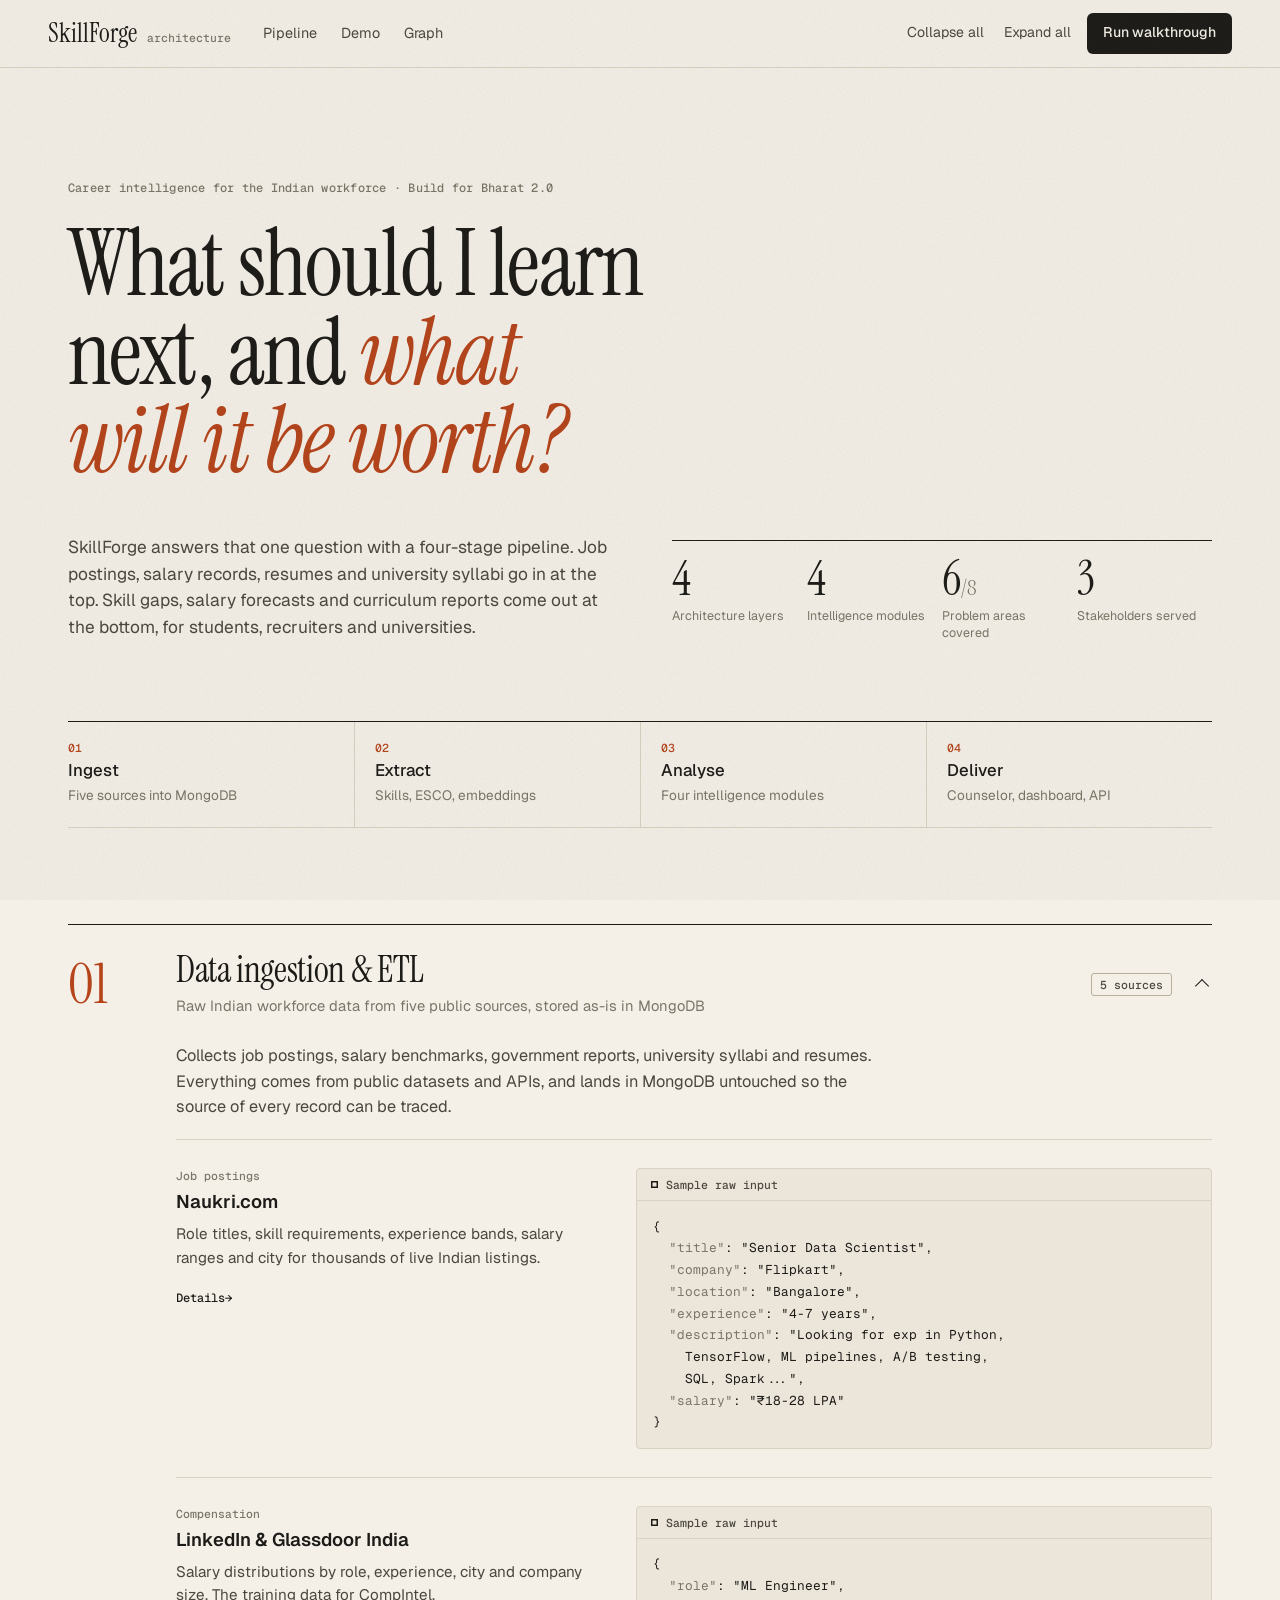
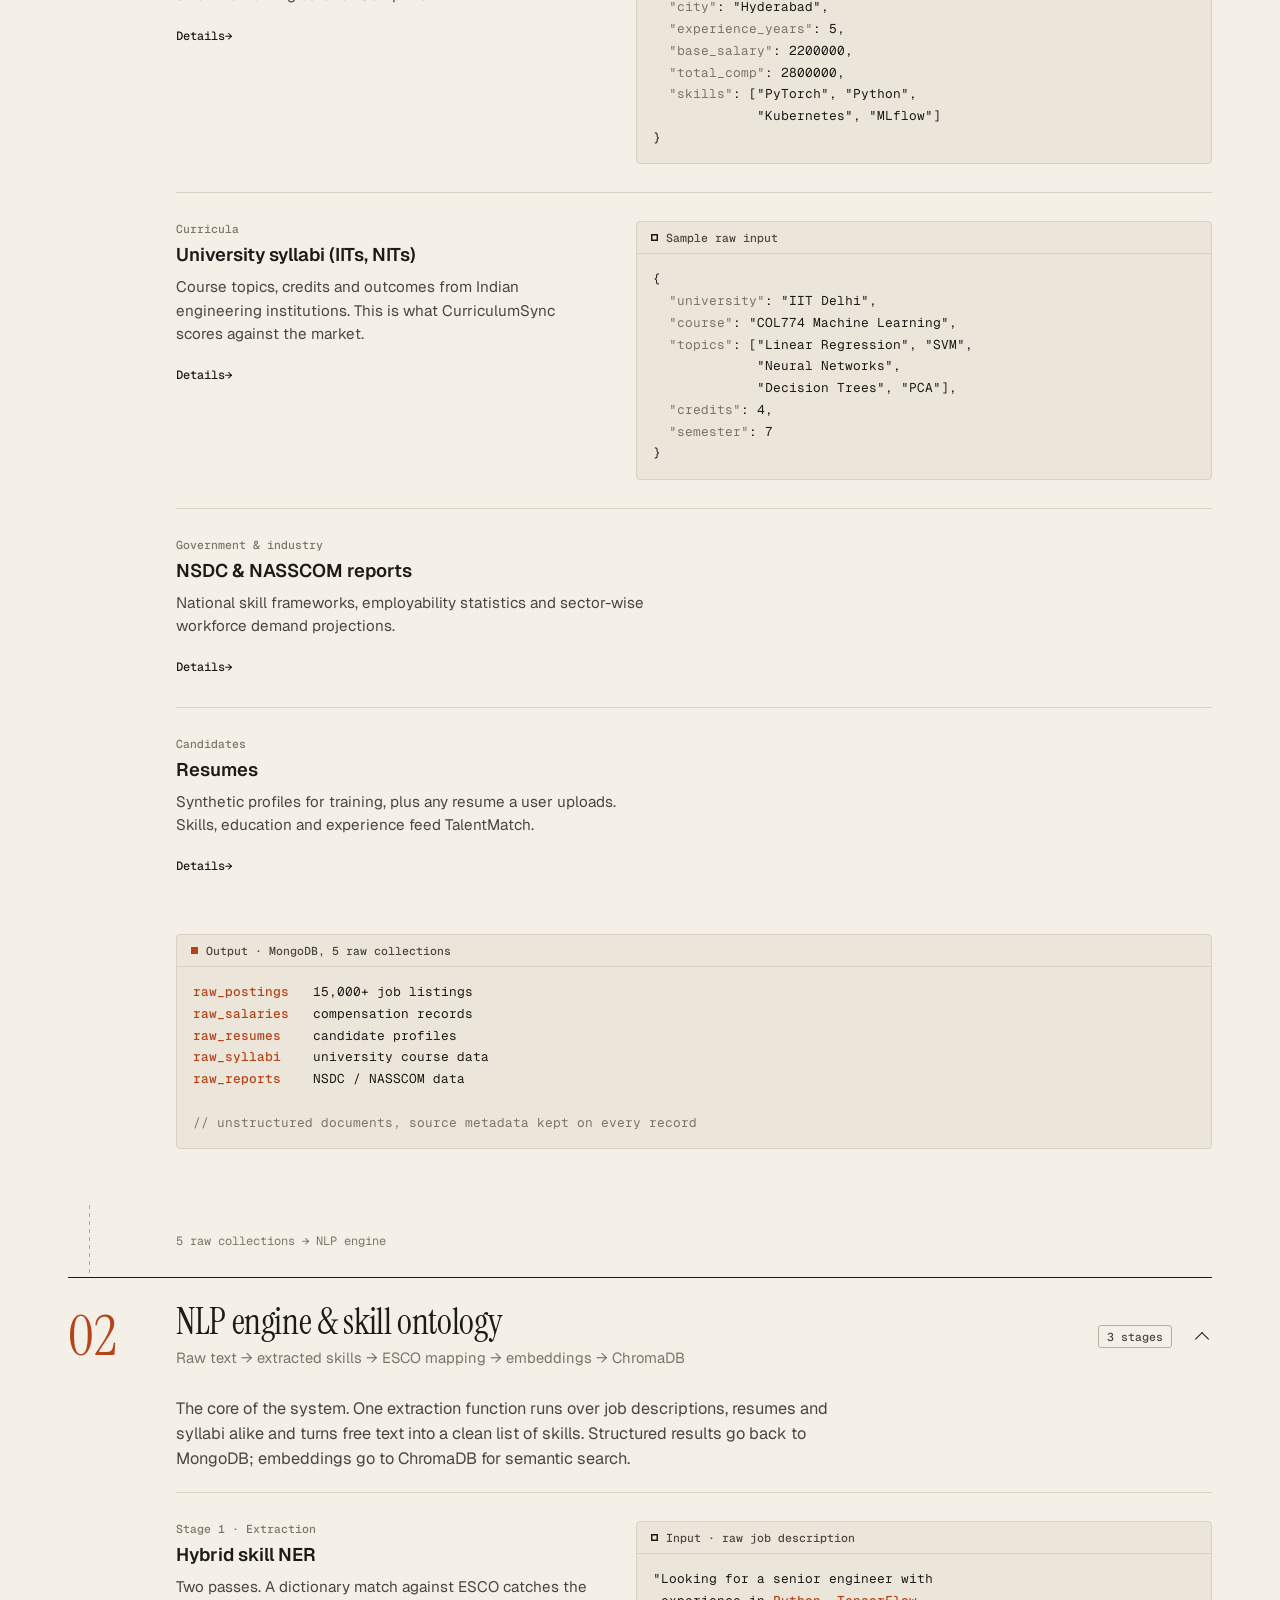
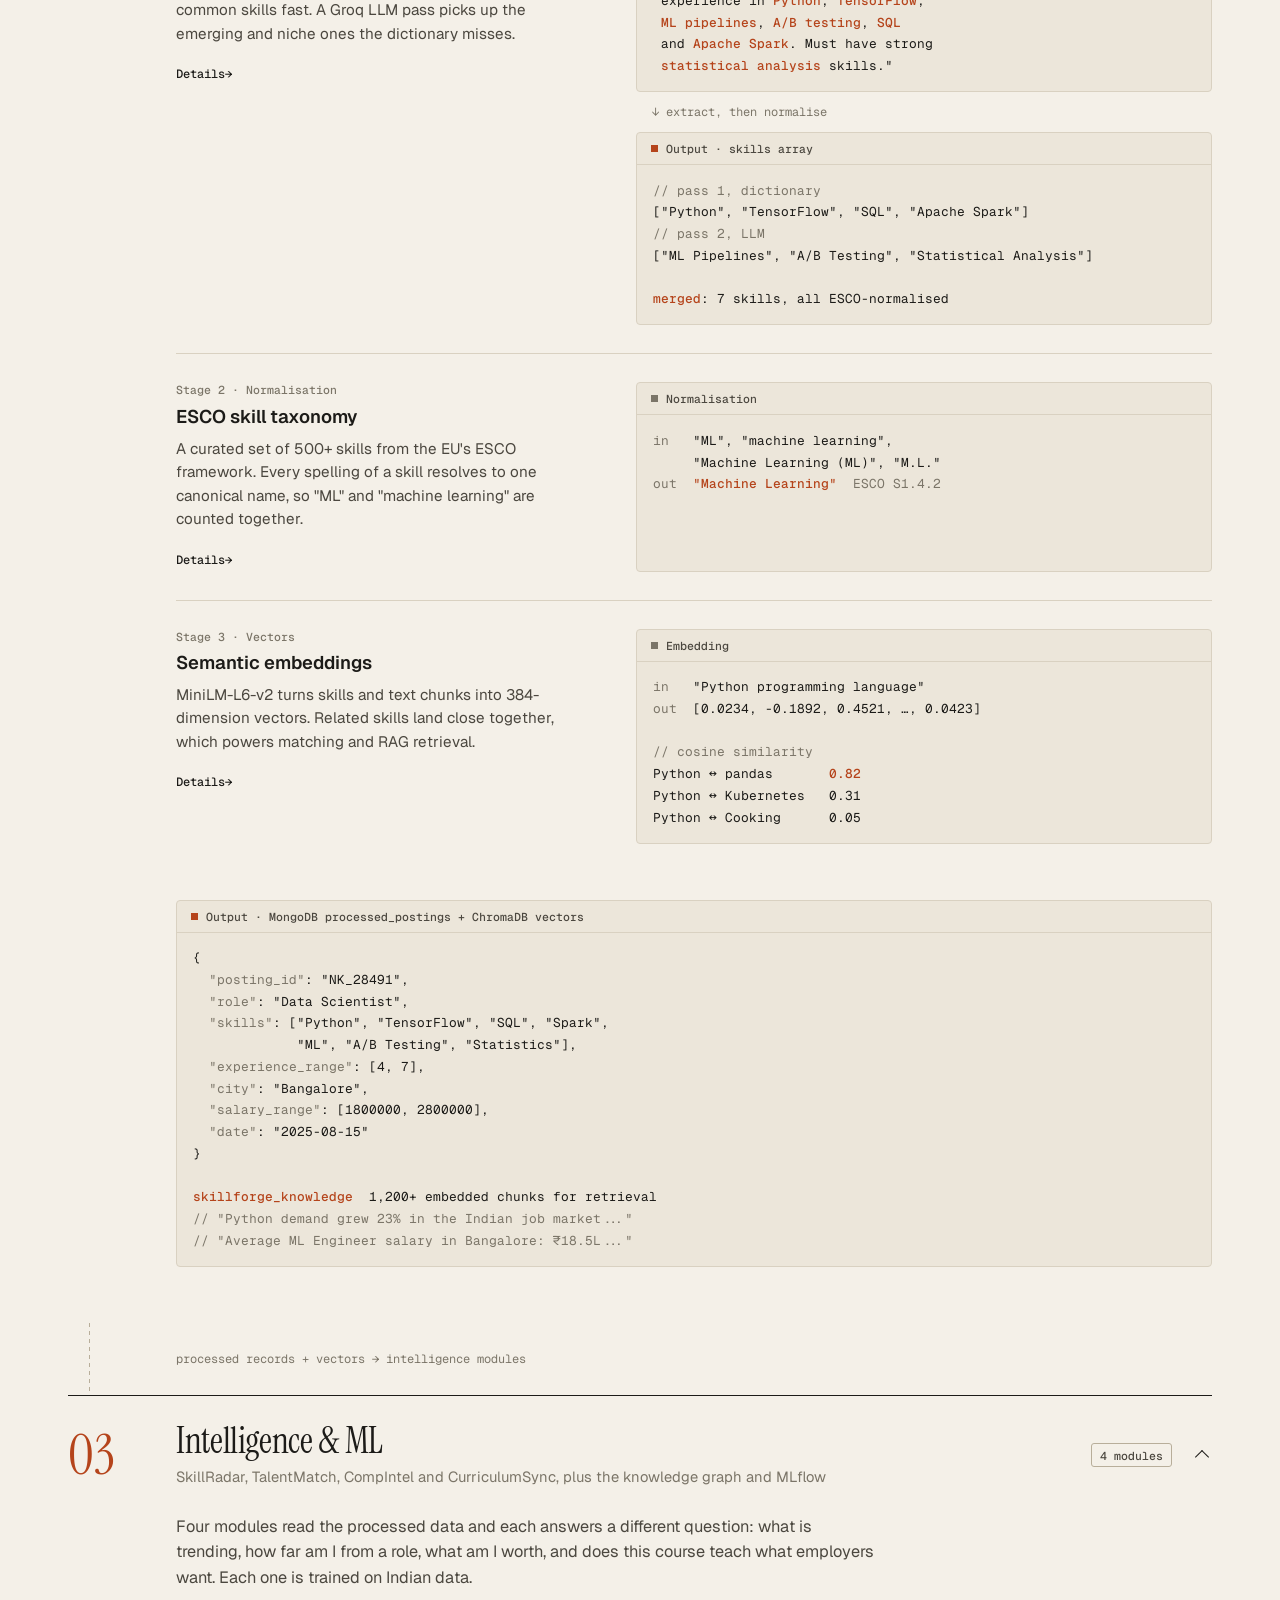
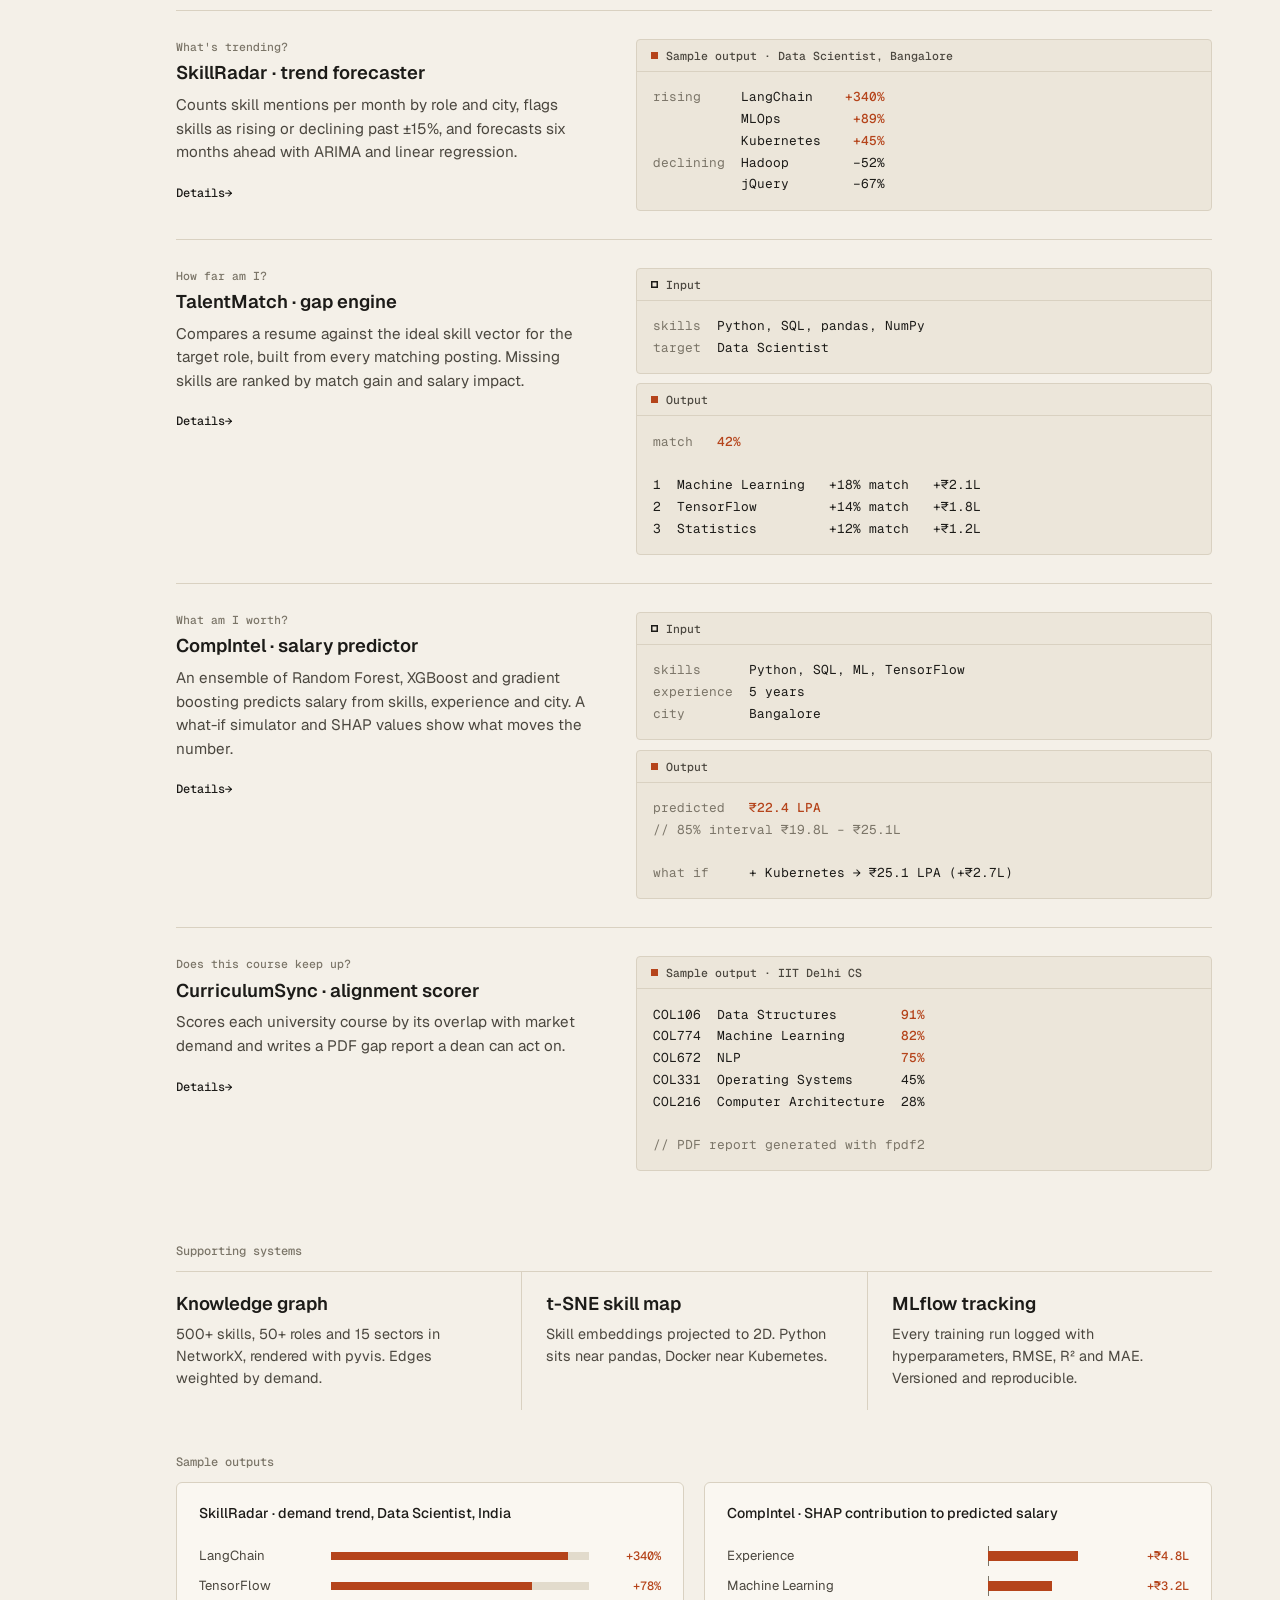
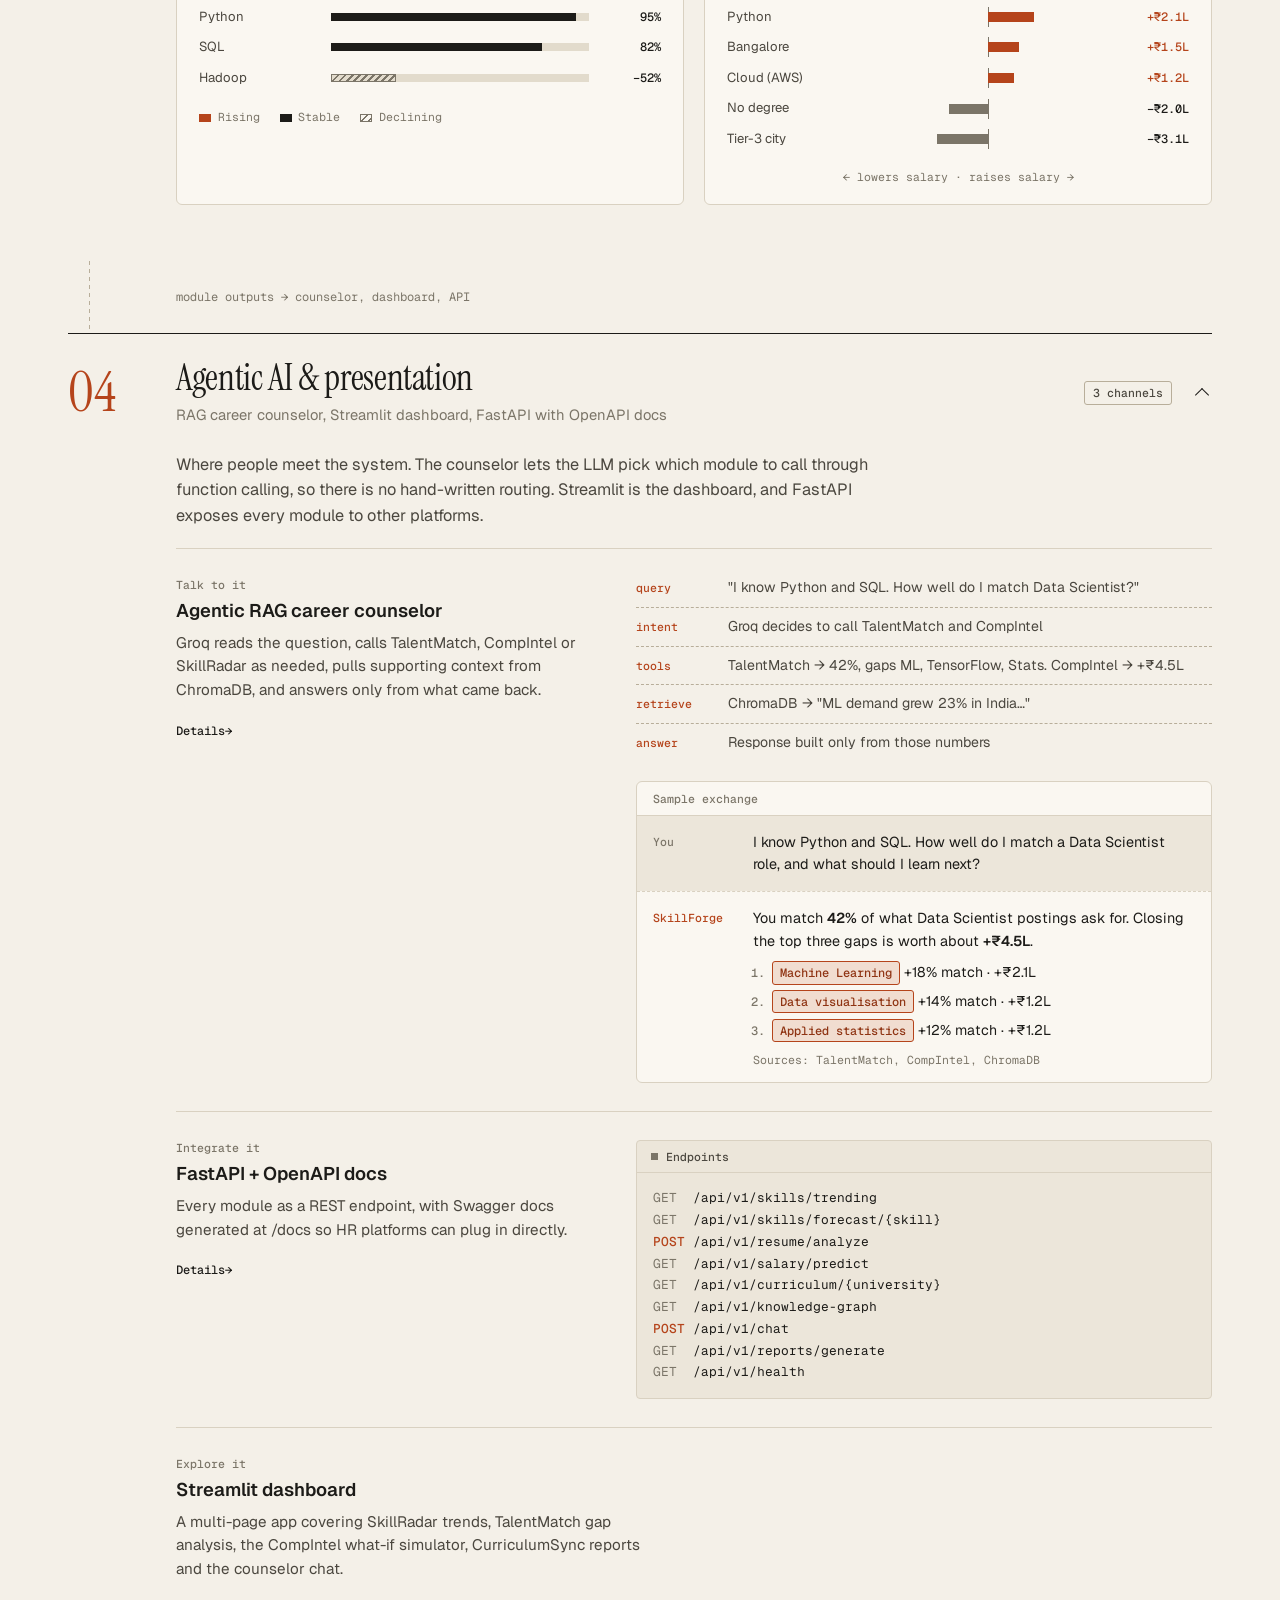
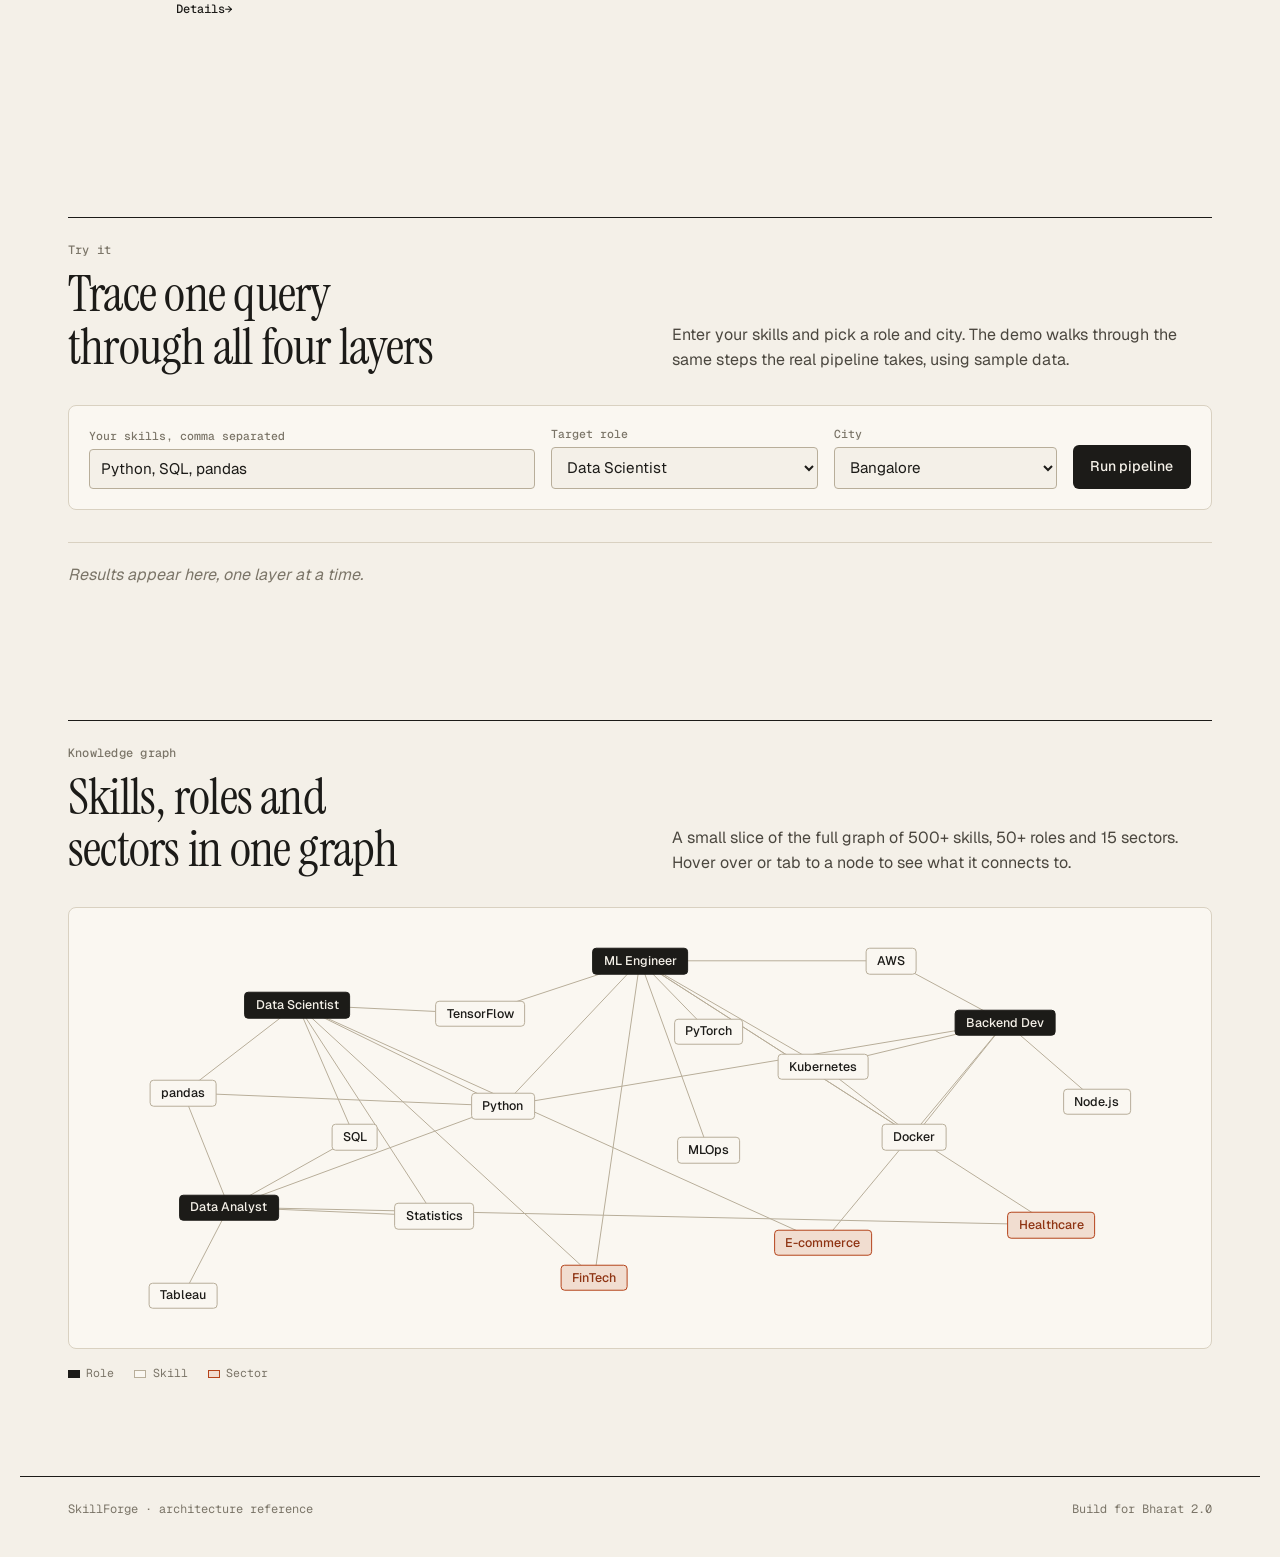
<file: index.html>
<!DOCTYPE html>
<html lang="en">
<head>
  <meta charset="UTF-8">
  <meta name="viewport" content="width=device-width, initial-scale=1.0">
  <title>SkillForge — How it works</title>
  <meta name="description" content="How SkillForge turns Indian job postings, salary records, resumes and university syllabi into answers about what to learn next and what it is worth.">
  <link rel="icon" href="data:image/svg+xml,<svg xmlns='http://www.w3.org/2000/svg' viewBox='0 0 32 32'><rect width='32' height='32' rx='6' fill='%23b5441b'/><text x='16' y='23' font-family='Georgia,serif' font-size='20' fill='%23f4f0e8' text-anchor='middle'>S</text></svg>">
  <link rel="preconnect" href="https://fonts.googleapis.com">
  <link rel="preconnect" href="https://fonts.gstatic.com" crossorigin>
  <link href="https://fonts.googleapis.com/css2?family=Geist:wght@400;500;600&family=Geist+Mono:wght@400;500&family=Instrument+Serif:ital@0;1&display=swap" rel="stylesheet">
  <link rel="stylesheet" href="style.css">
</head>
<body>
  <a class="skip" href="#main">Skip to content</a>

  <header class="topbar">
    <a class="wordmark" href="#top">SkillForge<span>architecture</span></a>
    <nav class="topnav" aria-label="Sections">
      <a href="#layer1">Pipeline</a>
      <a href="#demo">Demo</a>
      <a href="#graph">Graph</a>
    </nav>
    <div class="topbar-actions">
      <button class="btn-text" type="button" onclick="collapseAll()">Collapse all</button>
      <button class="btn-text" type="button" onclick="expandAll()">Expand all</button>
      <button class="btn" type="button" onclick="runFullDemo()">Run walkthrough</button>
    </div>
  </header>

  <main id="main">

    <!-- ── Hero ── -->
    <section class="hero" id="top">
      <p class="eyebrow">Career intelligence for the Indian workforce · Build for Bharat 2.0</p>
      <h1>What should I learn next, and <em>what will it be worth?</em></h1>
      <div class="hero-foot">
        <p class="hero-lede">SkillForge answers that one question with a four-stage pipeline. Job postings, salary records, resumes and university syllabi go in at the top. Skill gaps, salary forecasts and curriculum reports come out at the bottom, for students, recruiters and universities.</p>
        <dl class="stats">
          <div><dt>Architecture layers</dt><dd>4</dd></div>
          <div><dt>Intelligence modules</dt><dd>4</dd></div>
          <div><dt>Problem areas covered</dt><dd>6<small>/8</small></dd></div>
          <div><dt>Stakeholders served</dt><dd>3</dd></div>
        </dl>
      </div>
      <ol class="pipeline">
        <li><a href="#layer1"><span class="n">01</span><strong>Ingest</strong><span>Five sources into MongoDB</span></a></li>
        <li><a href="#layer2"><span class="n">02</span><strong>Extract</strong><span>Skills, ESCO, embeddings</span></a></li>
        <li><a href="#layer3"><span class="n">03</span><strong>Analyse</strong><span>Four intelligence modules</span></a></li>
        <li><a href="#layer4"><span class="n">04</span><strong>Deliver</strong><span>Counselor, dashboard, API</span></a></li>
      </ol>
    </section>

    <div class="architecture" id="architecture">

      <!-- ── Layer 1 ── -->
      <section class="layer" id="layer1" data-layer="1">
        <h2 class="layer-head">
          <button class="layer-toggle" type="button" aria-expanded="true" aria-controls="layer1-body" onclick="toggleLayer('layer1')">
            <span class="layer-num">01</span>
            <span class="layer-titles">
              <span class="layer-title">Data ingestion &amp; ETL</span>
              <span class="layer-sub">Raw Indian workforce data from five public sources, stored as-is in MongoDB</span>
            </span>
            <span class="layer-meta">5 sources</span>
            <span class="chev" aria-hidden="true"></span>
          </button>
        </h2>
        <div class="layer-content" id="layer1-body"><div class="layer-inner"><div class="layer-body">
          <p class="layer-lede">Collects job postings, salary benchmarks, government reports, university syllabi and resumes. Everything comes from public datasets and APIs, and lands in MongoDB untouched so the source of every record can be traced.</p>

          <div class="modules">
            <article class="module" data-modal="naukri">
              <div class="module-text">
                <p class="module-kicker">Job postings</p>
                <h3><button type="button">Naukri.com</button></h3>
                <p>Role titles, skill requirements, experience bands, salary ranges and city for thousands of live Indian listings.</p>
                <span class="more">Details</span>
              </div>
              <figure class="code" data-kind="input">
                <figcaption>Sample raw input</figcaption>
<pre>{
  <span class="k">"title"</span>: "Senior Data Scientist",
  <span class="k">"company"</span>: "Flipkart",
  <span class="k">"location"</span>: "Bangalore",
  <span class="k">"experience"</span>: "4-7 years",
  <span class="k">"description"</span>: "Looking for exp in Python,
    TensorFlow, ML pipelines, A/B testing,
    SQL, Spark...",
  <span class="k">"salary"</span>: "₹18-28 LPA"
}</pre>
              </figure>
            </article>

            <article class="module" data-modal="linkedin">
              <div class="module-text">
                <p class="module-kicker">Compensation</p>
                <h3><button type="button">LinkedIn &amp; Glassdoor India</button></h3>
                <p>Salary distributions by role, experience, city and company size. The training data for CompIntel.</p>
                <span class="more">Details</span>
              </div>
              <figure class="code" data-kind="input">
                <figcaption>Sample raw input</figcaption>
<pre>{
  <span class="k">"role"</span>: "ML Engineer",
  <span class="k">"city"</span>: "Hyderabad",
  <span class="k">"experience_years"</span>: 5,
  <span class="k">"base_salary"</span>: 2200000,
  <span class="k">"total_comp"</span>: 2800000,
  <span class="k">"skills"</span>: ["PyTorch", "Python",
             "Kubernetes", "MLflow"]
}</pre>
              </figure>
            </article>

            <article class="module" data-modal="university">
              <div class="module-text">
                <p class="module-kicker">Curricula</p>
                <h3><button type="button">University syllabi (IITs, NITs)</button></h3>
                <p>Course topics, credits and outcomes from Indian engineering institutions. This is what CurriculumSync scores against the market.</p>
                <span class="more">Details</span>
              </div>
              <figure class="code" data-kind="input">
                <figcaption>Sample raw input</figcaption>
<pre>{
  <span class="k">"university"</span>: "IIT Delhi",
  <span class="k">"course"</span>: "COL774 Machine Learning",
  <span class="k">"topics"</span>: ["Linear Regression", "SVM",
             "Neural Networks",
             "Decision Trees", "PCA"],
  <span class="k">"credits"</span>: 4,
  <span class="k">"semester"</span>: 7
}</pre>
              </figure>
            </article>

            <article class="module module--plain" data-modal="nsdc">
              <div class="module-text">
                <p class="module-kicker">Government &amp; industry</p>
                <h3><button type="button">NSDC &amp; NASSCOM reports</button></h3>
                <p>National skill frameworks, employability statistics and sector-wise workforce demand projections.</p>
                <span class="more">Details</span>
              </div>
            </article>

            <article class="module module--plain" data-modal="resumes">
              <div class="module-text">
                <p class="module-kicker">Candidates</p>
                <h3><button type="button">Resumes</button></h3>
                <p>Synthetic profiles for training, plus any resume a user uploads. Skills, education and experience feed TalentMatch.</p>
                <span class="more">Details</span>
              </div>
            </article>
          </div>

          <figure class="code layer-output" data-kind="output">
            <figcaption>Output · MongoDB, 5 raw collections</figcaption>
<pre><span class="a">raw_postings</span>   15,000+ job listings
<span class="a">raw_salaries</span>   compensation records
<span class="a">raw_resumes</span>    candidate profiles
<span class="a">raw_syllabi</span>    university course data
<span class="a">raw_reports</span>    NSDC / NASSCOM data

<span class="c">// unstructured documents, source metadata kept on every record</span></pre>
          </figure>
        </div></div></div>
      </section>

      <div class="handoff" id="conn12">
        <span class="handoff-track"><i class="data-packet" id="packet12"></i></span>
        <span class="handoff-label">5 raw collections → NLP engine</span>
      </div>

      <!-- ── Layer 2 ── -->
      <section class="layer" id="layer2" data-layer="2">
        <h2 class="layer-head">
          <button class="layer-toggle" type="button" aria-expanded="true" aria-controls="layer2-body" onclick="toggleLayer('layer2')">
            <span class="layer-num">02</span>
            <span class="layer-titles">
              <span class="layer-title">NLP engine &amp; skill ontology</span>
              <span class="layer-sub">Raw text → extracted skills → ESCO mapping → embeddings → ChromaDB</span>
            </span>
            <span class="layer-meta">3 stages</span>
            <span class="chev" aria-hidden="true"></span>
          </button>
        </h2>
        <div class="layer-content" id="layer2-body"><div class="layer-inner"><div class="layer-body">
          <p class="layer-lede">The core of the system. One extraction function runs over job descriptions, resumes and syllabi alike and turns free text into a clean list of skills. Structured results go back to MongoDB; embeddings go to ChromaDB for semantic search.</p>

          <div class="modules">
            <article class="module" data-modal="skillner">
              <div class="module-text">
                <p class="module-kicker">Stage 1 · Extraction</p>
                <h3><button type="button">Hybrid skill NER</button></h3>
                <p>Two passes. A dictionary match against ESCO catches the common skills fast. A Groq LLM pass picks up the emerging and niche ones the dictionary misses.</p>
                <span class="more">Details</span>
              </div>
              <div class="module-samples">
                <figure class="code" data-kind="input">
                  <figcaption>Input · raw job description</figcaption>
<pre>"Looking for a senior engineer with
 experience in <span class="a">Python</span>, <span class="a">TensorFlow</span>,
 <span class="a">ML pipelines</span>, <span class="a">A/B testing</span>, <span class="a">SQL</span>
 and <span class="a">Apache Spark</span>. Must have strong
 <span class="a">statistical analysis</span> skills."</pre>
                </figure>
                <p class="flow">extract, then normalise</p>
                <figure class="code" data-kind="output">
                  <figcaption>Output · skills array</figcaption>
<pre><span class="c">// pass 1, dictionary</span>
["Python", "TensorFlow", "SQL", "Apache Spark"]
<span class="c">// pass 2, LLM</span>
["ML Pipelines", "A/B Testing", "Statistical Analysis"]

<span class="a">merged</span>: 7 skills, all ESCO-normalised</pre>
                </figure>
              </div>
            </article>

            <article class="module" data-modal="esco">
              <div class="module-text">
                <p class="module-kicker">Stage 2 · Normalisation</p>
                <h3><button type="button">ESCO skill taxonomy</button></h3>
                <p>A curated set of 500+ skills from the EU's ESCO framework. Every spelling of a skill resolves to one canonical name, so "ML" and "machine learning" are counted together.</p>
                <span class="more">Details</span>
              </div>
              <figure class="code" data-kind="process">
                <figcaption>Normalisation</figcaption>
<pre><span class="k">in</span>   "ML", "machine learning",
     "Machine Learning (ML)", "M.L."
<span class="k">out</span>  <span class="a">"Machine Learning"</span>  <span class="c">ESCO S1.4.2</span></pre>
              </figure>
            </article>

            <article class="module" data-modal="embeddings">
              <div class="module-text">
                <p class="module-kicker">Stage 3 · Vectors</p>
                <h3><button type="button">Semantic embeddings</button></h3>
                <p>MiniLM-L6-v2 turns skills and text chunks into 384-dimension vectors. Related skills land close together, which powers matching and RAG retrieval.</p>
                <span class="more">Details</span>
              </div>
              <figure class="code" data-kind="process">
                <figcaption>Embedding</figcaption>
<pre><span class="k">in</span>   "Python programming language"
<span class="k">out</span>  [0.0234, -0.1892, 0.4521, …, 0.0423]

<span class="c">// cosine similarity</span>
Python ↔ pandas       <span class="a">0.82</span>
Python ↔ Kubernetes   0.31
Python ↔ Cooking      0.05</pre>
              </figure>
            </article>
          </div>

          <figure class="code layer-output" data-kind="output">
            <figcaption>Output · MongoDB processed_postings + ChromaDB vectors</figcaption>
<pre>{
  <span class="k">"posting_id"</span>: "NK_28491",
  <span class="k">"role"</span>: "Data Scientist",
  <span class="k">"skills"</span>: ["Python", "TensorFlow", "SQL", "Spark",
             "ML", "A/B Testing", "Statistics"],
  <span class="k">"experience_range"</span>: [4, 7],
  <span class="k">"city"</span>: "Bangalore",
  <span class="k">"salary_range"</span>: [1800000, 2800000],
  <span class="k">"date"</span>: "2025-08-15"
}

<span class="a">skillforge_knowledge</span>  1,200+ embedded chunks for retrieval
<span class="c">// "Python demand grew 23% in the Indian job market..."</span>
<span class="c">// "Average ML Engineer salary in Bangalore: ₹18.5L..."</span></pre>
          </figure>
        </div></div></div>
      </section>

      <div class="handoff" id="conn23">
        <span class="handoff-track"><i class="data-packet" id="packet23"></i></span>
        <span class="handoff-label">processed records + vectors → intelligence modules</span>
      </div>

      <!-- ── Layer 3 ── -->
      <section class="layer" id="layer3" data-layer="3">
        <h2 class="layer-head">
          <button class="layer-toggle" type="button" aria-expanded="true" aria-controls="layer3-body" onclick="toggleLayer('layer3')">
            <span class="layer-num">03</span>
            <span class="layer-titles">
              <span class="layer-title">Intelligence &amp; ML</span>
              <span class="layer-sub">SkillRadar, TalentMatch, CompIntel and CurriculumSync, plus the knowledge graph and MLflow</span>
            </span>
            <span class="layer-meta">4 modules</span>
            <span class="chev" aria-hidden="true"></span>
          </button>
        </h2>
        <div class="layer-content" id="layer3-body"><div class="layer-inner"><div class="layer-body">
          <p class="layer-lede">Four modules read the processed data and each answers a different question: what is trending, how far am I from a role, what am I worth, and does this course teach what employers want. Each one is trained on Indian data.</p>

          <div class="modules">
            <article class="module" data-modal="skillradar">
              <div class="module-text">
                <p class="module-kicker">What's trending?</p>
                <h3><button type="button">SkillRadar · trend forecaster</button></h3>
                <p>Counts skill mentions per month by role and city, flags skills as rising or declining past ±15%, and forecasts six months ahead with ARIMA and linear regression.</p>
                <span class="more">Details</span>
              </div>
              <figure class="code" data-kind="output">
                <figcaption>Sample output · Data Scientist, Bangalore</figcaption>
<pre><span class="k">rising</span>     LangChain    <span class="a">+340%</span>
           MLOps         <span class="a">+89%</span>
           Kubernetes    <span class="a">+45%</span>
<span class="k">declining</span>  Hadoop        −52%
           jQuery        −67%</pre>
              </figure>
            </article>

            <article class="module" data-modal="talentmatch">
              <div class="module-text">
                <p class="module-kicker">How far am I?</p>
                <h3><button type="button">TalentMatch · gap engine</button></h3>
                <p>Compares a resume against the ideal skill vector for the target role, built from every matching posting. Missing skills are ranked by match gain and salary impact.</p>
                <span class="more">Details</span>
              </div>
              <div class="module-samples">
                <figure class="code" data-kind="input">
                  <figcaption>Input</figcaption>
<pre><span class="k">skills</span>  Python, SQL, pandas, NumPy
<span class="k">target</span>  Data Scientist</pre>
                </figure>
                <figure class="code" data-kind="output">
                  <figcaption>Output</figcaption>
<pre><span class="k">match</span>   <span class="a">42%</span>

1  Machine Learning   +18% match   +₹2.1L
2  TensorFlow         +14% match   +₹1.8L
3  Statistics         +12% match   +₹1.2L</pre>
                </figure>
              </div>
            </article>

            <article class="module" data-modal="compintel">
              <div class="module-text">
                <p class="module-kicker">What am I worth?</p>
                <h3><button type="button">CompIntel · salary predictor</button></h3>
                <p>An ensemble of Random Forest, XGBoost and gradient boosting predicts salary from skills, experience and city. A what-if simulator and SHAP values show what moves the number.</p>
                <span class="more">Details</span>
              </div>
              <div class="module-samples">
                <figure class="code" data-kind="input">
                  <figcaption>Input</figcaption>
<pre><span class="k">skills</span>      Python, SQL, ML, TensorFlow
<span class="k">experience</span>  5 years
<span class="k">city</span>        Bangalore</pre>
                </figure>
                <figure class="code" data-kind="output">
                  <figcaption>Output</figcaption>
<pre><span class="k">predicted</span>   <span class="a">₹22.4 LPA</span>
<span class="c">// 85% interval ₹19.8L – ₹25.1L</span>

<span class="k">what if</span>     + Kubernetes → ₹25.1 LPA (+₹2.7L)</pre>
                </figure>
              </div>
            </article>

            <article class="module" data-modal="curriculumsync">
              <div class="module-text">
                <p class="module-kicker">Does this course keep up?</p>
                <h3><button type="button">CurriculumSync · alignment scorer</button></h3>
                <p>Scores each university course by its overlap with market demand and writes a PDF gap report a dean can act on.</p>
                <span class="more">Details</span>
              </div>
              <figure class="code" data-kind="output">
                <figcaption>Sample output · IIT Delhi CS</figcaption>
<pre>COL106  Data Structures        <span class="a">91%</span>
COL774  Machine Learning       <span class="a">82%</span>
COL672  NLP                    <span class="a">75%</span>
COL331  Operating Systems      45%
COL216  Computer Architecture  28%

<span class="c">// PDF report generated with fpdf2</span></pre>
              </figure>
            </article>
          </div>

          <p class="subhead">Supporting systems</p>
          <div class="support">
            <article class="support-item" data-modal="knowledgegraph">
              <h3><button type="button">Knowledge graph</button></h3>
              <p>500+ skills, 50+ roles and 15 sectors in NetworkX, rendered with pyvis. Edges weighted by demand.</p>
            </article>
            <article class="support-item" data-modal="tsne">
              <h3><button type="button">t-SNE skill map</button></h3>
              <p>Skill embeddings projected to 2D. Python sits near pandas, Docker near Kubernetes.</p>
            </article>
            <article class="support-item" data-modal="mlflow">
              <h3><button type="button">MLflow tracking</button></h3>
              <p>Every training run logged with hyperparameters, RMSE, R² and MAE. Versioned and reproducible.</p>
            </article>
          </div>

          <p class="subhead">Sample outputs</p>
          <div class="charts">
            <figure class="chart">
              <p class="chart-title">SkillRadar · demand trend, Data Scientist, India</p>
              <div class="bars">
                <div class="bar-row" data-trend="up"><span>LangChain</span><span class="bar-track"><span class="bar-fill" style="--w:92%"></span></span><span class="bar-value">+340%</span></div>
                <div class="bar-row" data-trend="up"><span>TensorFlow</span><span class="bar-track"><span class="bar-fill" style="--w:78%"></span></span><span class="bar-value">+78%</span></div>
                <div class="bar-row"><span>Python</span><span class="bar-track"><span class="bar-fill" style="--w:95%"></span></span><span class="bar-value">95%</span></div>
                <div class="bar-row"><span>SQL</span><span class="bar-track"><span class="bar-fill" style="--w:82%"></span></span><span class="bar-value">82%</span></div>
                <div class="bar-row" data-trend="down"><span>Hadoop</span><span class="bar-track"><span class="bar-fill" style="--w:25%"></span></span><span class="bar-value">−52%</span></div>
              </div>
              <ul class="legend"><li><i class="up"></i>Rising</li><li><i></i>Stable</li><li><i class="down"></i>Declining</li></ul>
            </figure>

            <figure class="chart">
              <p class="chart-title">CompIntel · SHAP contribution to predicted salary</p>
              <div class="shap">
                <div class="shap-row pos"><span>Experience</span><span class="shap-track"><span class="shap-bar" style="--w:35%"></span></span><span class="bar-value">+₹4.8L</span></div>
                <div class="shap-row pos"><span>Machine Learning</span><span class="shap-track"><span class="shap-bar" style="--w:25%"></span></span><span class="bar-value">+₹3.2L</span></div>
                <div class="shap-row pos"><span>Python</span><span class="shap-track"><span class="shap-bar" style="--w:18%"></span></span><span class="bar-value">+₹2.1L</span></div>
                <div class="shap-row pos"><span>Bangalore</span><span class="shap-track"><span class="shap-bar" style="--w:12%"></span></span><span class="bar-value">+₹1.5L</span></div>
                <div class="shap-row pos"><span>Cloud (AWS)</span><span class="shap-track"><span class="shap-bar" style="--w:10%"></span></span><span class="bar-value">+₹1.2L</span></div>
                <div class="shap-row neg"><span>No degree</span><span class="shap-track"><span class="shap-bar" style="--w:15%"></span></span><span class="bar-value">−₹2.0L</span></div>
                <div class="shap-row neg"><span>Tier-3 city</span><span class="shap-track"><span class="shap-bar" style="--w:20%"></span></span><span class="bar-value">−₹3.1L</span></div>
              </div>
              <p class="axis-note">← lowers salary · raises salary →</p>
            </figure>
          </div>
        </div></div></div>
      </section>

      <div class="handoff" id="conn34">
        <span class="handoff-track"><i class="data-packet" id="packet34"></i></span>
        <span class="handoff-label">module outputs → counselor, dashboard, API</span>
      </div>

      <!-- ── Layer 4 ── -->
      <section class="layer" id="layer4" data-layer="4">
        <h2 class="layer-head">
          <button class="layer-toggle" type="button" aria-expanded="true" aria-controls="layer4-body" onclick="toggleLayer('layer4')">
            <span class="layer-num">04</span>
            <span class="layer-titles">
              <span class="layer-title">Agentic AI &amp; presentation</span>
              <span class="layer-sub">RAG career counselor, Streamlit dashboard, FastAPI with OpenAPI docs</span>
            </span>
            <span class="layer-meta">3 channels</span>
            <span class="chev" aria-hidden="true"></span>
          </button>
        </h2>
        <div class="layer-content" id="layer4-body"><div class="layer-inner"><div class="layer-body">
          <p class="layer-lede">Where people meet the system. The counselor lets the LLM pick which module to call through function calling, so there is no hand-written routing. Streamlit is the dashboard, and FastAPI exposes every module to other platforms.</p>

          <div class="modules">
            <article class="module" data-modal="rag">
              <div class="module-text">
                <p class="module-kicker">Talk to it</p>
                <h3><button type="button">Agentic RAG career counselor</button></h3>
                <p>Groq reads the question, calls TalentMatch, CompIntel or SkillRadar as needed, pulls supporting context from ChromaDB, and answers only from what came back.</p>
                <span class="more">Details</span>
              </div>
              <div class="module-samples">
                <ol class="agent-steps">
                  <li><span>query</span>"I know Python and SQL. How well do I match Data Scientist?"</li>
                  <li><span>intent</span>Groq decides to call TalentMatch and CompIntel</li>
                  <li><span>tools</span>TalentMatch → 42%, gaps ML, TensorFlow, Stats. CompIntel → +₹4.5L</li>
                  <li><span>retrieve</span>ChromaDB → "ML demand grew 23% in India…"</li>
                  <li><span>answer</span>Response built only from those numbers</li>
                </ol>
                <div class="chat">
                  <p class="chat-head">Sample exchange</p>
                  <div class="msg user"><span class="who">You</span><p>I know Python and SQL. How well do I match a Data Scientist role, and what should I learn next?</p></div>
                  <div class="msg bot"><span class="who">SkillForge</span>
                    <div>
                      <p>You match <strong>42%</strong> of what Data Scientist postings ask for. Closing the top three gaps is worth about <strong>+₹4.5L</strong>.</p>
                      <ol class="gap-list">
                        <li><span class="skill-tag missing">Machine Learning</span> +18% match · +₹2.1L</li>
                        <li><span class="skill-tag missing">Data visualisation</span> +14% match · +₹1.2L</li>
                        <li><span class="skill-tag missing">Applied statistics</span> +12% match · +₹1.2L</li>
                      </ol>
                      <p class="source">Sources: TalentMatch, CompIntel, ChromaDB</p>
                    </div>
                  </div>
                </div>
              </div>
            </article>

            <article class="module" data-modal="fastapi">
              <div class="module-text">
                <p class="module-kicker">Integrate it</p>
                <h3><button type="button">FastAPI + OpenAPI docs</button></h3>
                <p>Every module as a REST endpoint, with Swagger docs generated at /docs so HR platforms can plug in directly.</p>
                <span class="more">Details</span>
              </div>
              <figure class="code" data-kind="process">
                <figcaption>Endpoints</figcaption>
<pre><span class="k">GET </span> /api/v1/skills/trending
<span class="k">GET </span> /api/v1/skills/forecast/{skill}
<span class="a">POST</span> /api/v1/resume/analyze
<span class="k">GET </span> /api/v1/salary/predict
<span class="k">GET </span> /api/v1/curriculum/{university}
<span class="k">GET </span> /api/v1/knowledge-graph
<span class="a">POST</span> /api/v1/chat
<span class="k">GET </span> /api/v1/reports/generate
<span class="k">GET </span> /api/v1/health</pre>
              </figure>
            </article>

            <article class="module module--plain" data-modal="streamlit">
              <div class="module-text">
                <p class="module-kicker">Explore it</p>
                <h3><button type="button">Streamlit dashboard</button></h3>
                <p>A multi-page app covering SkillRadar trends, TalentMatch gap analysis, the CompIntel what-if simulator, CurriculumSync reports and the counselor chat.</p>
                <span class="more">Details</span>
              </div>
            </article>
          </div>
        </div></div></div>
      </section>

    </div>

    <!-- ── Demo ── -->
    <section class="demo" id="demo">
      <div class="section-head">
        <div>
          <p class="eyebrow">Try it</p>
          <h2>Trace one query through all four layers</h2>
        </div>
        <p>Enter your skills and pick a role and city. The demo walks through the same steps the real pipeline takes, using sample data.</p>
      </div>

      <form class="demo-form" onsubmit="event.preventDefault(); runInteractiveDemo();">
        <label><span>Your skills, comma separated</span>
          <input type="text" id="demoSkills" value="Python, SQL, pandas" placeholder="Python, SQL, pandas" autocomplete="off">
        </label>
        <label><span>Target role</span>
          <select id="demoRole">
            <option>Data Scientist</option>
            <option>ML Engineer</option>
            <option>Backend Developer</option>
            <option>Data Analyst</option>
          </select>
        </label>
        <label><span>City</span>
          <select id="demoCity">
            <option>Bangalore</option>
            <option>Hyderabad</option>
            <option>Mumbai</option>
            <option>Delhi NCR</option>
            <option>Pune</option>
          </select>
        </label>
        <button class="btn" type="submit">Run pipeline</button>
      </form>

      <ol class="demo-steps" id="demoSteps">
        <li class="demo-empty">Results appear here, one layer at a time.</li>
      </ol>
    </section>

    <!-- ── Knowledge graph ── -->
    <section class="graph" id="graph">
      <div class="section-head">
        <div>
          <p class="eyebrow">Knowledge graph</p>
          <h2>Skills, roles and sectors in one graph</h2>
        </div>
        <p>A small slice of the full graph of 500+ skills, 50+ roles and 15 sectors. Hover over or tab to a node to see what it connects to.</p>
      </div>
      <div class="kg-wrap">
        <div class="kg-container" id="kgContainer">
          <svg class="kg-svg" id="kgSvg" viewBox="0 0 100 100" preserveAspectRatio="none" aria-hidden="true"></svg>
        </div>
      </div>
      <ul class="kg-legend">
        <li><i class="role"></i>Role</li>
        <li><i class="skill"></i>Skill</li>
        <li><i class="sector"></i>Sector</li>
      </ul>
    </section>

  </main>

  <footer class="footer">
    <span>SkillForge · architecture reference</span>
    <span>Build for Bharat 2.0</span>
  </footer>

  <!-- ── Detail drawer ── -->
  <div class="modal-overlay" id="modalOverlay" onclick="closeModal(event)">
    <aside class="modal" role="dialog" aria-modal="true" aria-labelledby="modalTitle">
      <header class="modal-header">
        <h2 class="modal-title" id="modalTitle">Details</h2>
        <button class="modal-close" type="button" onclick="closeModalDirect()">Close</button>
      </header>
      <div class="modal-body" id="modalBody"></div>
    </aside>
  </div>

  <script src="script.js"></script>
</body>
</html>
</file>
<file: style.css>
/* SkillForge — architecture reference */

:root {
  --paper: #f4f0e8;
  --paper-2: #ece6da;
  --paper-3: #e2dbcc;
  --card: #faf7f1;
  --ink: #1c1b18;
  --ink-2: #4b473f;
  --ink-3: #7b7568;
  --rule: #d9d1c1;
  --rule-strong: #b8ae9a;
  --accent: #b5441b;
  --accent-ink: #8f3413;
  --accent-soft: #f1ddd0;

  --serif: 'Instrument Serif', Georgia, serif;
  --sans: 'Geist', ui-sans-serif, system-ui, sans-serif;
  --mono: 'Geist Mono', ui-monospace, Menlo, Consolas, monospace;

  --ease: cubic-bezier(.2, .7, .2, 1);
  --gutter: clamp(1rem, 4vw, 3rem);
  --max: 1240px;
  --num-col: 5.5rem;
}

*, *::before, *::after { box-sizing: border-box; }

html {
  scroll-behavior: smooth;
  scroll-padding-top: 5rem;
  -webkit-text-size-adjust: 100%;
}

body {
  margin: 0;
  background: var(--paper);
  color: var(--ink);
  font: 400 16px/1.55 var(--sans);
  -webkit-font-smoothing: antialiased;
}

/* Paper grain. No blend mode: a blended fixed layer forces a full repaint on every scroll frame. */
body::before {
  content: "";
  position: fixed;
  inset: 0;
  z-index: 60;
  pointer-events: none;
  transform: translateZ(0);
  background-image: url("data:image/svg+xml,%3Csvg xmlns='http://www.w3.org/2000/svg' width='180' height='180'%3E%3Cfilter id='n'%3E%3CfeTurbulence type='fractalNoise' baseFrequency='.85' numOctaves='2' stitchTiles='stitch'/%3E%3CfeColorMatrix values='0 0 0 0 0.1 0 0 0 0 0.08 0 0 0 0 0.05 0 0 0 .07 0'/%3E%3C/filter%3E%3Crect width='100%25' height='100%25' filter='url(%23n)'/%3E%3C/svg%3E");
}

h1, h2, h3, p, ol, ul, dl, dd, figure { margin: 0; }
a { color: inherit; }
button { font: inherit; color: inherit; }
strong { font-weight: 600; }

:focus-visible {
  outline: 2px solid var(--accent);
  outline-offset: 3px;
  border-radius: 2px;
}

.skip {
  position: absolute;
  left: -999px;
  top: 1rem;
  z-index: 70;
  background: var(--ink);
  color: var(--paper);
  padding: .5rem .8rem;
  border-radius: 4px;
}
.skip:focus { left: 1rem; }

.eyebrow {
  font: 500 .75rem/1.4 var(--mono);
  color: var(--ink-3);
  letter-spacing: .02em;
}

/* ── Buttons ── */
.btn {
  background: var(--ink);
  color: var(--paper);
  border: 0;
  border-radius: 6px;
  padding: .6rem 1rem;
  font-weight: 500;
  font-size: .88rem;
  cursor: pointer;
  white-space: nowrap;
  transition: background-color .2s ease, transform .12s ease;
}
.btn:hover { background: var(--accent); }
.btn:active { transform: translateY(1px); }

.btn-text {
  background: none;
  border: 0;
  padding: .4rem .25rem;
  color: var(--ink-2);
  font-size: .88rem;
  cursor: pointer;
  text-underline-offset: 3px;
}
.btn-text:hover { color: var(--ink); text-decoration: underline; }

/* ── Top bar ── */
.topbar {
  position: sticky;
  top: 0;
  z-index: 20;
  display: flex;
  align-items: center;
  gap: 2rem;
  padding: .8rem var(--gutter);
  background: var(--paper);
  border-bottom: 1px solid var(--rule);
}

.wordmark {
  display: flex;
  align-items: baseline;
  gap: .6rem;
  font: 400 1.65rem/1 var(--serif);
  text-decoration: none;
}
.wordmark span { font: 500 .72rem var(--mono); color: var(--ink-3); }

.topnav { display: flex; gap: 1.5rem; margin-right: auto; }
.topnav a {
  font-size: .9rem;
  color: var(--ink-2);
  text-decoration: none;
  text-underline-offset: 4px;
}
.topnav a:hover { color: var(--ink); text-decoration: underline; }

.topbar-actions { display: flex; align-items: center; gap: .75rem; }

/* ── Layout ── */
main {
  max-width: var(--max);
  margin: 0 auto;
  padding: 0 var(--gutter);
}

/* ── Hero ── */
.hero { padding: clamp(3rem, 9vw, 7rem) 0 0; }

.hero h1 {
  margin-top: 1.5rem;
  max-width: 15ch;
  font: 400 clamp(2.9rem, 7.2vw, 6.25rem)/.96 var(--serif);
  letter-spacing: -.02em;
  text-wrap: balance;
}
.hero h1 em { color: var(--accent); }

.hero-foot {
  display: grid;
  grid-template-columns: minmax(0, 1fr) minmax(0, 1fr);
  gap: 3rem 4rem;
  align-items: end;
  margin-top: 3rem;
}

.hero-lede {
  max-width: 52ch;
  font-size: 1.08rem;
  color: var(--ink-2);
  text-wrap: pretty;
}

.stats {
  display: grid;
  grid-template-columns: repeat(4, minmax(0, 1fr));
  border-top: 1px solid var(--ink);
}
.stats div {
  display: flex;
  flex-direction: column-reverse;
  justify-content: flex-end;
  gap: .35rem;
  padding: .9rem .75rem 0 0;
}
.stats dt { font-size: .78rem; line-height: 1.3; color: var(--ink-3); }
.stats dd {
  font: 400 3rem/1 var(--serif);
  font-variant-numeric: tabular-nums;
}
.stats small { font-size: 1.4rem; color: var(--ink-3); }

.pipeline {
  list-style: none;
  padding: 0;
  display: grid;
  grid-template-columns: repeat(4, minmax(0, 1fr));
  margin-top: clamp(3rem, 7vw, 5rem);
  border-top: 1px solid var(--ink);
  border-bottom: 1px solid var(--rule);
}
.pipeline li + li { border-left: 1px solid var(--rule); }
.pipeline a {
  display: grid;
  gap: .15rem;
  height: 100%;
  padding: 1.1rem 1.25rem 1.3rem;
  text-decoration: none;
  transition: background-color .2s ease;
}
.pipeline li:first-child a { padding-left: 0; }
.pipeline a:hover { background: var(--paper-2); }
.pipeline a:hover strong { color: var(--accent); }
.pipeline .n { font: 500 .72rem var(--mono); color: var(--accent); }
.pipeline strong { font-size: 1.05rem; font-weight: 500; transition: color .2s ease; }
.pipeline span:last-child { font-size: .85rem; color: var(--ink-3); }

/* ── Layers ── */
.architecture { margin-top: clamp(4rem, 8vw, 6rem); }

.layer { border-top: 1px solid var(--ink); }
.layer-head { font: inherit; }

.layer-toggle {
  width: 100%;
  display: grid;
  grid-template-columns: var(--num-col) minmax(0, 1fr) auto 1.25rem;
  align-items: center;
  gap: 1.25rem;
  padding: 1.6rem 0;
  background: none;
  border: 0;
  text-align: left;
  cursor: pointer;
}

.layer-num {
  font: 400 3.5rem/.8 var(--serif);
  color: var(--ink-3);
  font-variant-numeric: tabular-nums;
  transition: color .3s ease;
}
.layer.expanded .layer-num,
.layer-toggle:hover .layer-num { color: var(--accent); }

.layer-title {
  display: block;
  font: 400 clamp(1.7rem, 3vw, 2.25rem)/1.05 var(--serif);
  letter-spacing: -.01em;
}
.layer-sub {
  display: block;
  margin-top: .4rem;
  font-size: .92rem;
  color: var(--ink-3);
}

.layer-meta {
  font: 500 .72rem var(--mono);
  color: var(--ink-2);
  border: 1px solid var(--rule-strong);
  border-radius: 3px;
  padding: .2rem .5rem;
  white-space: nowrap;
}

.chev {
  width: 10px;
  height: 10px;
  border-right: 1.5px solid var(--ink);
  border-bottom: 1.5px solid var(--ink);
  transform: translateY(-3px) rotate(45deg);
  transition: transform .3s var(--ease);
  justify-self: center;
}
.layer.expanded .chev { transform: translateY(2px) rotate(-135deg); }

/* grid-rows trick: animates to the content's real height, never clips it */
.layer-content {
  display: grid;
  grid-template-rows: 0fr;
  transition: grid-template-rows .45s var(--ease);
}
.layer.expanded .layer-content { grid-template-rows: 1fr; }
.layer-inner { min-height: 0; overflow: hidden; }
.layer:not(.expanded) .layer-inner { visibility: hidden; transition: visibility 0s .45s; }

.layer-body { padding: 0 0 3.5rem calc(var(--num-col) + 1.25rem); }

.layer-lede {
  max-width: 64ch;
  margin-bottom: 1.25rem;
  font-size: 1.02rem;
  color: var(--ink-2);
  text-wrap: pretty;
}

/* ── Module rows ── */
.module {
  display: grid;
  grid-template-columns: minmax(0, 5fr) minmax(0, 7fr);
  gap: 1.25rem 3rem;
  padding: 1.75rem 0;
  border-top: 1px solid var(--rule);
  cursor: pointer;
}
.module--plain { grid-template-columns: minmax(0, 1fr); }
.module--plain .module-text { max-width: 62ch; }

.module-kicker { font: 500 .72rem var(--mono); color: var(--ink-3); margin-bottom: .45rem; }

.module h3, .support-item h3 { font: 600 1.15rem/1.3 var(--sans); letter-spacing: -.01em; }
.module h3 button, .support-item h3 button {
  padding: 0;
  background: none;
  border: 0;
  font: inherit;
  text-align: left;
  cursor: pointer;
  transition: color .2s ease;
}
.module:hover h3 button, .support-item:hover h3 button { color: var(--accent); }

.module-text > p:not(.module-kicker) {
  max-width: 48ch;
  margin: .5rem 0 1rem;
  font-size: .95rem;
  color: var(--ink-2);
}

.more { font: 500 .75rem var(--mono); color: var(--ink); }
.more::after { content: " →"; display: inline-block; transition: transform .2s var(--ease); }
.module:hover .more { color: var(--accent); }
.module:hover .more::after { transform: translateX(3px); }

.module-samples { display: grid; gap: .6rem; align-content: start; min-width: 0; }

/* ── Code / IO blocks (page + drawer) ── */
.code, .io-box {
  background: var(--paper-2);
  border: 1px solid var(--rule);
  border-radius: 4px;
  overflow: hidden;
  min-width: 0;
}

.code > figcaption, .io-box-header {
  display: flex;
  align-items: center;
  gap: .5rem;
  padding: .5rem .9rem;
  border-bottom: 1px solid var(--rule);
  font: 500 .72rem var(--mono);
  color: var(--ink-2);
}
.code > figcaption::before, .io-box-header::before {
  content: "";
  width: 7px;
  height: 7px;
  flex-shrink: 0;
  background: var(--ink-3);
}
.code[data-kind="input"] > figcaption::before, .io-box-header.input::before {
  background: transparent;
  box-shadow: inset 0 0 0 1.5px var(--ink);
}
.code[data-kind="output"] > figcaption::before, .io-box-header.output::before { background: var(--accent); }

.code pre, .io-box-body {
  padding: .9rem 1rem;
  font: 400 .8rem/1.7 var(--mono);
  color: var(--ink);
  overflow-x: auto;
}
.code pre { margin: 0; white-space: pre; }

.k { color: var(--ink-3); }
.a, .highlight { color: var(--accent); font-weight: 500; }
.c, .dim { color: var(--ink-3); }
.highlight-blue, .highlight-purple, .highlight-green, .highlight-orange { color: var(--ink); font-weight: 600; }

.flow, .flow-arrow {
  padding: .15rem 0 .15rem 1rem;
  font: 400 .75rem var(--mono);
  color: var(--ink-3);
}
.flow::before { content: "↓ "; }

.layer-output { margin-top: 1.75rem; }

/* ── Handoff between layers ── */
.handoff {
  display: grid;
  grid-template-columns: var(--num-col) minmax(0, 1fr);
  gap: 1.25rem;
  align-items: center;
}
.handoff-track {
  position: relative;
  width: 1px;
  height: 72px;
  margin-left: 1.3rem;
  background: repeating-linear-gradient(to bottom, var(--rule-strong) 0 4px, transparent 4px 8px);
}
.handoff-label { font: 400 .75rem var(--mono); color: var(--ink-3); }

.data-packet {
  position: absolute;
  top: 0;
  left: -3px;
  width: 7px;
  height: 7px;
  background: var(--accent);
  opacity: 0;
}
.data-packet.animate { animation: packet 1.2s var(--ease) forwards; }
@keyframes packet {
  0% { opacity: 0; transform: translateY(0); }
  15%, 85% { opacity: 1; }
  100% { opacity: 0; transform: translateY(65px); }
}

/* ── Supporting systems ── */
.subhead {
  margin: 2.75rem 0 .75rem;
  font: 500 .75rem var(--mono);
  color: var(--ink-3);
}

.support {
  display: grid;
  grid-template-columns: repeat(3, minmax(0, 1fr));
  border-top: 1px solid var(--rule);
}
.support-item { padding: 1.25rem 1.5rem 1.25rem 0; cursor: pointer; }
.support-item + .support-item { padding-left: 1.5rem; border-left: 1px solid var(--rule); }
.support-item p { margin-top: .4rem; font-size: .9rem; color: var(--ink-2); }

/* ── Charts ── */
.charts {
  display: grid;
  grid-template-columns: repeat(2, minmax(0, 1fr));
  gap: 1.25rem;
}

.chart {
  background: var(--card);
  border: 1px solid var(--rule);
  border-radius: 6px;
  padding: 1.25rem 1.4rem;
}
.chart-title { margin-bottom: 1rem; font-size: .88rem; font-weight: 500; }

.bar-row, .shap-row {
  display: grid;
  grid-template-columns: 7.5rem minmax(0, 1fr) 3.75rem;
  align-items: center;
  gap: .75rem;
  padding: .32rem 0;
  font-size: .82rem;
  color: var(--ink-2);
}

.bar-track { height: 8px; background: var(--paper-3); overflow: hidden; }
.bar-fill { display: block; height: 100%; width: var(--w); background: var(--ink); }
.bar-row[data-trend="up"] .bar-fill { background: var(--accent); }
.bar-row[data-trend="down"] .bar-fill {
  background: repeating-linear-gradient(135deg, var(--ink-3) 0 2px, transparent 2px 5px);
  box-shadow: inset 0 0 0 1px var(--ink-3);
}

.bar-value {
  font: 500 .75rem var(--mono);
  font-variant-numeric: tabular-nums;
  text-align: right;
  color: var(--ink);
}
.bar-row[data-trend="up"] .bar-value, .shap-row.pos .bar-value { color: var(--accent); }

.shap-track { position: relative; height: 10px; }
.shap-track::before {
  content: "";
  position: absolute;
  left: 50%;
  top: -5px;
  bottom: -5px;
  width: 1px;
  background: var(--ink-3);
}
.shap-bar { position: absolute; top: 0; height: 100%; width: var(--w); }
.shap-row.pos .shap-bar { left: 50%; background: var(--accent); }
.shap-row.neg .shap-bar { right: 50%; background: var(--ink-3); }

.legend, .kg-legend {
  list-style: none;
  padding: 0;
  display: flex;
  flex-wrap: wrap;
  gap: .4rem 1.25rem;
  margin-top: 1rem;
  font: 400 .72rem var(--mono);
  color: var(--ink-3);
}
.legend i, .kg-legend i {
  display: inline-block;
  width: 12px;
  height: 8px;
  margin-right: .4rem;
  vertical-align: middle;
  background: var(--ink);
}
.legend i.up { background: var(--accent); }
.legend i.down { background: repeating-linear-gradient(135deg, var(--ink-3) 0 2px, transparent 2px 5px); box-shadow: inset 0 0 0 1px var(--ink-3); }

.axis-note { margin-top: .9rem; text-align: center; font: 400 .72rem var(--mono); color: var(--ink-3); }

/* ── Agent steps + chat ── */
.agent-steps { list-style: none; padding: 0; font-size: .88rem; color: var(--ink-2); }
.agent-steps li {
  display: grid;
  grid-template-columns: 5rem minmax(0, 1fr);
  gap: .75rem;
  padding: .5rem 0;
  border-top: 1px dashed var(--rule-strong);
}
.agent-steps li:first-child { border-top: 0; padding-top: 0; }
.agent-steps span { font: 500 .72rem/1.9 var(--mono); color: var(--accent); }

.chat {
  margin-top: .6rem;
  background: var(--card);
  border: 1px solid var(--rule);
  border-radius: 6px;
  overflow: hidden;
}
.chat-head { padding: .55rem 1rem; border-bottom: 1px solid var(--rule); font: 500 .72rem var(--mono); color: var(--ink-3); }

.msg {
  display: grid;
  grid-template-columns: 5.5rem minmax(0, 1fr);
  gap: .75rem;
  padding: .95rem 1rem;
  font-size: .9rem;
}
.msg + .msg { border-top: 1px dashed var(--rule); }
.msg.user { background: var(--paper-2); }
.who { font: 500 .72rem/1.9 var(--mono); color: var(--ink-3); }
.msg.bot .who { color: var(--accent); }
.msg p + p, .msg p + ol, .msg ol + p { margin-top: .6rem; }
.source { font: 400 .72rem var(--mono); color: var(--ink-3); }

.gap-list { padding-left: 1.2rem; display: grid; gap: .35rem; font-size: .88rem; }
.gap-list li::marker { font: 500 .75rem var(--mono); color: var(--ink-3); }

/* ── Skill tags ── */
.skill-tags { display: flex; flex-wrap: wrap; gap: .35rem; }
.skill-tag {
  display: inline-block;
  padding: .1rem .45rem;
  border: 1px solid var(--rule-strong);
  border-radius: 3px;
  background: var(--card);
  font: 500 .75rem/1.5 var(--mono);
  color: var(--ink);
}
.skill-tag.matched { border-color: var(--ink); }
.skill-tag.missing { border-color: var(--accent); background: var(--accent-soft); color: var(--accent-ink); }
.skill-tag.neutral { background: var(--paper-3); border-color: var(--paper-3); color: var(--ink-2); }

/* ── Section heads (demo, graph) ── */
.demo, .graph { margin-top: clamp(4.5rem, 9vw, 7rem); }

.section-head {
  display: grid;
  grid-template-columns: minmax(0, 1fr) minmax(0, 1fr);
  gap: 1.5rem 4rem;
  align-items: end;
  padding-top: 1.5rem;
  border-top: 1px solid var(--ink);
}
.section-head h2 {
  margin-top: .6rem;
  font: 400 clamp(2rem, 4.2vw, 3.2rem)/1.02 var(--serif);
  letter-spacing: -.015em;
  text-wrap: balance;
}
.section-head > p { max-width: 50ch; color: var(--ink-2); }

/* ── Demo ── */
.demo-form {
  display: grid;
  grid-template-columns: minmax(0, 2fr) minmax(0, 1.2fr) minmax(0, 1fr) auto;
  gap: 1rem;
  align-items: end;
  margin-top: 2rem;
  padding: 1.25rem;
  background: var(--card);
  border: 1px solid var(--rule);
  border-radius: 8px;
}
.demo-form label > span { display: block; margin-bottom: .35rem; font: 500 .72rem var(--mono); color: var(--ink-3); }
.demo-form input, .demo-form select {
  width: 100%;
  padding: .6rem .7rem;
  background: var(--paper);
  border: 1px solid var(--rule-strong);
  border-radius: 4px;
  font: 400 .95rem var(--sans);
  color: var(--ink);
  transition: border-color .2s ease;
}
.demo-form input:focus, .demo-form select:focus { outline: none; border-color: var(--ink); box-shadow: 0 0 0 2px var(--accent-soft); }
.demo-form .btn { padding: .68rem 1.1rem; }

.demo-steps { list-style: none; padding: 0; margin-top: 2rem; }
.demo-empty { padding: 1.25rem 0; border-top: 1px solid var(--rule); color: var(--ink-3); font-style: italic; }

.demo-step {
  display: grid;
  grid-template-columns: 3.5rem minmax(0, 1fr);
  gap: 1rem;
  padding: 1.35rem 0;
  border-top: 1px solid var(--rule);
  opacity: .25;
  transform: translateY(6px);
  transition: opacity .45s ease, transform .45s var(--ease);
}
.demo-step.active { opacity: 1; transform: none; }
.demo-num { font: 400 2rem/1 var(--serif); color: var(--ink-3); transition: color .3s ease; }
.demo-step.active .demo-num { color: var(--accent); }
.demo-step h3 { font: 600 1.05rem/1.3 var(--sans); }
.demo-step h3 small { display: block; margin-bottom: .2rem; font: 500 .72rem var(--mono); color: var(--ink-3); }
.demo-detail { margin-top: .6rem; max-width: 72ch; font-size: .95rem; color: var(--ink-2); }
.demo-detail > * + * { margin-top: .75rem; }
.demo-detail .chat { max-width: 640px; }
.big-num { font: 400 3.5rem/1 var(--serif); color: var(--ink); font-variant-numeric: tabular-nums; }
.big-num small { font: 500 .8rem var(--sans); color: var(--ink-3); margin-left: .5rem; }
.trend-lines { display: grid; gap: .5rem; }
.trend-lines > div { display: flex; flex-wrap: wrap; align-items: center; gap: .35rem; }
.trend-lines .k { width: 5.5rem; font: 500 .72rem var(--mono); }

/* ── Knowledge graph ── */
.kg-wrap {
  margin-top: 2rem;
  overflow-x: auto;
  background: var(--card);
  border: 1px solid var(--rule);
  border-radius: 8px;
}
.kg-container { position: relative; min-width: 760px; height: 440px; }
.kg-svg { position: absolute; inset: 0; width: 100%; height: 100%; }
.kg-svg line { stroke: var(--rule-strong); stroke-width: 1; transition: stroke .2s ease, opacity .2s ease; }
.kg-container.is-focused line { opacity: .18; }
.kg-container.is-focused line.on { opacity: 1; stroke: var(--accent); stroke-width: 1.75; }

.kg-node {
  position: absolute;
  transform: translate(-50%, -50%);
  padding: .3rem .65rem;
  border: 1px solid;
  border-radius: 4px;
  font: 500 .78rem/1.2 var(--sans);
  white-space: nowrap;
  cursor: default;
  transition: opacity .2s ease;
}
.kg-node.role, .kg-legend .role { background: var(--ink); color: var(--paper); border-color: var(--ink); }
.kg-node.skill, .kg-legend .skill { background: var(--card); color: var(--ink); border-color: var(--rule-strong); }
.kg-node.sector, .kg-legend .sector { background: var(--accent-soft); color: var(--accent-ink); border-color: var(--accent); }
.kg-legend i { border: 1px solid; }
.kg-container.is-focused .kg-node:not(.linked) { opacity: .3; }

/* ── Footer ── */
.footer {
  max-width: var(--max);
  margin: clamp(4rem, 8vw, 6rem) auto 0;
  padding: 1.5rem var(--gutter) 2.5rem;
  display: flex;
  justify-content: space-between;
  gap: 1rem;
  flex-wrap: wrap;
  font: 400 .75rem var(--mono);
  color: var(--ink-3);
  border-top: 1px solid var(--ink);
}

/* ── Detail drawer ── */
.modal-overlay {
  position: fixed;
  inset: 0;
  z-index: 50;
  background: rgba(28, 27, 24, .32);
  opacity: 0;
  visibility: hidden;
  transition: opacity .3s ease, visibility 0s .3s;
}
.modal-overlay.active { opacity: 1; visibility: visible; transition: opacity .3s ease; }

.modal {
  position: absolute;
  top: 0;
  right: 0;
  bottom: 0;
  width: min(680px, 100%);
  overflow-y: auto;
  overscroll-behavior: contain;
  background: var(--paper);
  border-left: 1px solid var(--ink);
  transform: translateX(100%);
  transition: transform .4s var(--ease);
}
.modal-overlay.active .modal { transform: none; }

.modal-header {
  position: sticky;
  top: 0;
  z-index: 1;
  display: flex;
  align-items: flex-start;
  justify-content: space-between;
  gap: 1rem;
  padding: 1.5rem 2rem 1.25rem;
  background: var(--paper);
  border-bottom: 1px solid var(--rule);
}
.modal-title { font: 400 clamp(1.6rem, 4vw, 2.1rem)/1.1 var(--serif); letter-spacing: -.01em; }
.modal-close {
  flex-shrink: 0;
  padding: .35rem .75rem;
  background: none;
  border: 1px solid var(--rule-strong);
  border-radius: 4px;
  font-size: .85rem;
  cursor: pointer;
  transition: border-color .2s ease;
}
.modal-close:hover { border-color: var(--ink); }

.modal-body { padding: .5rem 2rem 3rem; }
.modal-section { padding: 1.5rem 0; }
.modal-section + .modal-section { border-top: 1px solid var(--rule); }
.modal-section h3 { margin-bottom: .75rem; font: 600 1rem/1.3 var(--sans); }
.modal-section p { max-width: 62ch; line-height: 1.65; color: var(--ink-2); }
.modal-section .io-box + .io-box, .modal-section .io-box + .flow-arrow, .modal-section .flow-arrow + .io-box { margin-top: .5rem; }
.modal-section .chart { margin-top: .25rem; }

.mt-1 { margin-top: .5rem; }
.mt-2 { margin-top: 1rem; }

/* ── Responsive ── */
@media (max-width: 960px) {
  .hero-foot, .section-head { grid-template-columns: minmax(0, 1fr); }
  .module { grid-template-columns: minmax(0, 1fr); }
  .charts { grid-template-columns: minmax(0, 1fr); }
  .support { grid-template-columns: minmax(0, 1fr); }
  .support-item + .support-item { padding-left: 0; border-left: 0; border-top: 1px solid var(--rule); }
  .layer-body { padding-left: 0; }
  .demo-form { grid-template-columns: minmax(0, 1fr) minmax(0, 1fr); }
  .demo-form label:first-child { grid-column: 1 / -1; }
  .topnav { display: none; }
  .topbar-actions { margin-left: auto; }
}

@media (max-width: 600px) {
  :root { --num-col: 2.75rem; }
  .topbar { gap: 1rem; }
  .wordmark span, .btn-text { display: none; }
  .stats, .pipeline { grid-template-columns: repeat(2, minmax(0, 1fr)); }
  .pipeline li:nth-child(3) { border-left: 0; }
  .pipeline li:nth-child(3) a { padding-left: 0; }
  .pipeline li:nth-child(n+3) { border-top: 1px solid var(--rule); }
  .layer-toggle { grid-template-columns: var(--num-col) minmax(0, 1fr) 1rem; gap: .9rem; }
  .layer-num { font-size: 2.4rem; }
  .layer-meta { display: none; }
  .handoff-track { margin-left: .9rem; }
  .demo-form { grid-template-columns: minmax(0, 1fr); }
  .msg, .agent-steps li { grid-template-columns: minmax(0, 1fr); gap: .15rem; }
  .bar-row, .shap-row { grid-template-columns: 6rem minmax(0, 1fr) 3.5rem; }
  .modal-header { padding: 1.1rem 1.25rem 1rem; }
  .modal-body { padding: .25rem 1.25rem 2.5rem; }
}

@media (prefers-reduced-motion: reduce) {
  html { scroll-behavior: auto; }
  *, *::before, *::after { animation: none !important; transition: none !important; }
}
</file>
